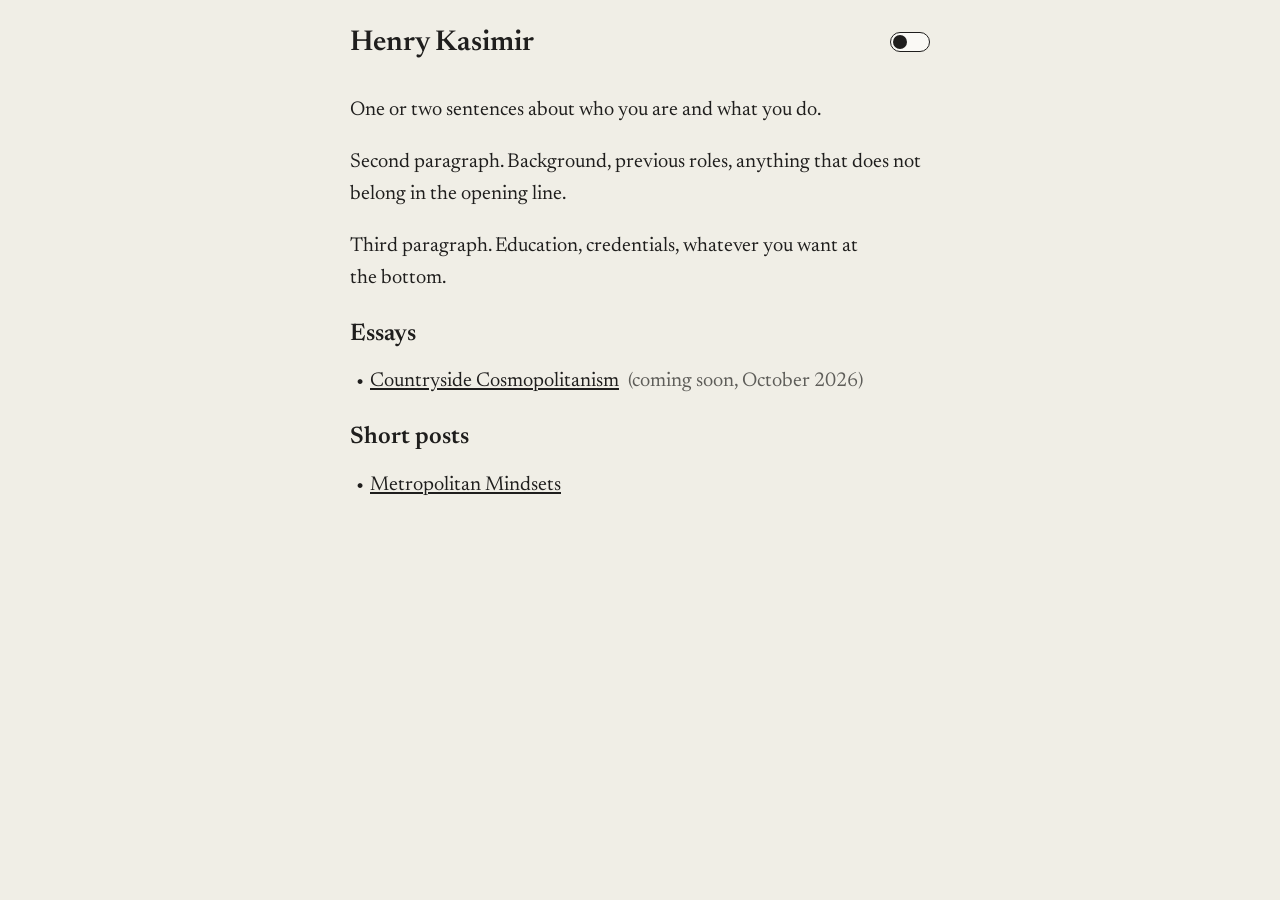
<file: index.html>
<!DOCTYPE html>
<html lang="en">
<head>
<meta charset="utf-8">
<meta name="viewport" content="width=device-width, initial-scale=1">
<title>Henry Kasimir</title>
<meta name="description" content="">
<script>
  (function () {
    var t = null;
    try { t = localStorage.getItem('theme'); } catch (e) {}
    if (!t) {
      t = window.matchMedia && window.matchMedia('(prefers-color-scheme: dark)').matches ? 'dark' : 'light';
    }
    document.documentElement.setAttribute('data-theme', t);
  })();
</script>
<link rel="preconnect" href="https://fonts.googleapis.com">
<link rel="preconnect" href="https://fonts.gstatic.com" crossorigin>
<link href="https://fonts.googleapis.com/css2?family=Newsreader:ital,opsz,wght@0,6..72,400;0,6..72,500;0,6..72,600;0,6..72,700;1,6..72,400;1,6..72,600&display=swap" rel="stylesheet">
<link rel="stylesheet" href="style.css">
</head>
<body>
<div id="top" class="page-wrapper">

  <header class="header">
    <div class="container cc-header cc-narrow">
      <a href="/" class="header-name-link"><h1 class="header-name">Henry Kasimir</h1></a>
      
      <div class="toggle-switch">
        <input type="checkbox" id="color-mode" name="Color Mode" class="toggle-checkbox">
        <label for="color-mode" class="toggle-label"><span class="u-sr-only">Dark mode</span></label>
      </div>
    </div>
  </header>



  <main class="page-main">
    <article>
      <div class="container cc-narrow">
        <section>
          <p>One or two sentences about who you are and what you do<span class="home-intro_expand-period">.</span><span class="home-intro_expand-ellipsis"> ... </span><button type="button" class="home-intro_expand-link">More</button></p>
          <div class="home-intro_expand-content" hidden>
            <div class="rich-text">
              <p>Second paragraph. Background, previous roles, anything that does not belong in the opening line.</p>
              <p>Third paragraph. Education, credentials, whatever you want at the bottom.</p>
            </div>
          </div>
        </section>

        <section class="u-mt-sm">
          <h2 class="h3">Essays</h2>
          <ul class="bullet-list_list">
            <li class="bullet-list_item"><a href="/countryside-cosmopolitanism.html" class="bullet-list_link">Countryside Cosmopolitanism</a> <span class="bullet-list_year">(coming soon, October 2026)</span></li>
          </ul>
        </section>

        <section class="u-mt-sm u-mb-lg">
          <h2 class="h3">Short posts</h2>
          <ul class="bullet-list_list">
            <li class="bullet-list_item"><a href="/metropolitan-mindsets.html" class="bullet-list_link">Metropolitan Mindsets</a></li>
          </ul>
        </section>
      </div>
    </article>
  </main>

</div>
<script src="script.js"></script>
</body>
</html>
</file>
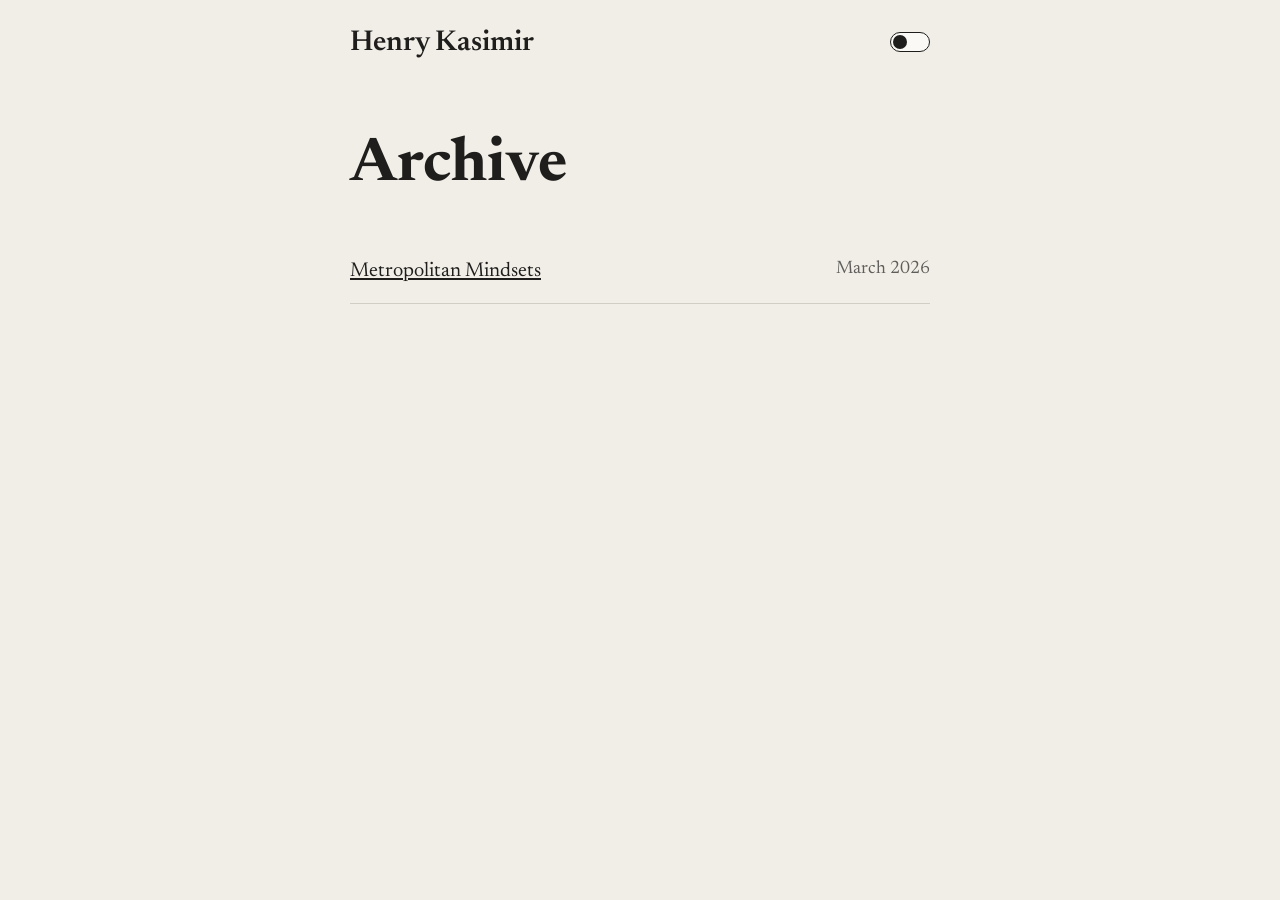
<file: archive.html>
<!DOCTYPE html>
<html lang="en">
<head>
<meta charset="utf-8">
<meta name="viewport" content="width=device-width, initial-scale=1">
<title>Archive — Henry Kasimir</title>
<meta name="description" content="">
<script>
  (function () {
    var t = null;
    try { t = localStorage.getItem('theme'); } catch (e) {}
    if (!t) {
      t = window.matchMedia && window.matchMedia('(prefers-color-scheme: dark)').matches ? 'dark' : 'light';
    }
    document.documentElement.setAttribute('data-theme', t);
  })();
</script>
<link rel="preconnect" href="https://fonts.googleapis.com">
<link rel="preconnect" href="https://fonts.gstatic.com" crossorigin>
<link href="https://fonts.googleapis.com/css2?family=Newsreader:ital,opsz,wght@0,6..72,400;0,6..72,500;0,6..72,600;0,6..72,700;1,6..72,400;1,6..72,600&display=swap" rel="stylesheet">
<link rel="stylesheet" href="style.css">
</head>
<body>
<div id="top" class="page-wrapper">

  <header class="header">
    <div class="container cc-header cc-narrow">
      <a href="/" class="header-name-link"><h1 class="header-name">Henry Kasimir</h1></a>
      
      <div class="toggle-switch">
        <input type="checkbox" id="color-mode" name="Color Mode" class="toggle-checkbox">
        <label for="color-mode" class="toggle-label"><span class="u-sr-only">Dark mode</span></label>
      </div>
    </div>
  </header>



  <main class="page-main">
    <article>
      <div class="container cc-narrow">
        <section class="u-mb-lg">
          <h1 class="post-title">Archive</h1>
          <ul class="archive-list">
            <li><a href="/metropolitan-mindsets.html">Metropolitan Mindsets</a> <span class="archive-date">March 2026</span></li>
          </ul>
        </section>
      </div>
    </article>
  </main>

</div>
<script src="script.js"></script>
</body>
</html>
</file>
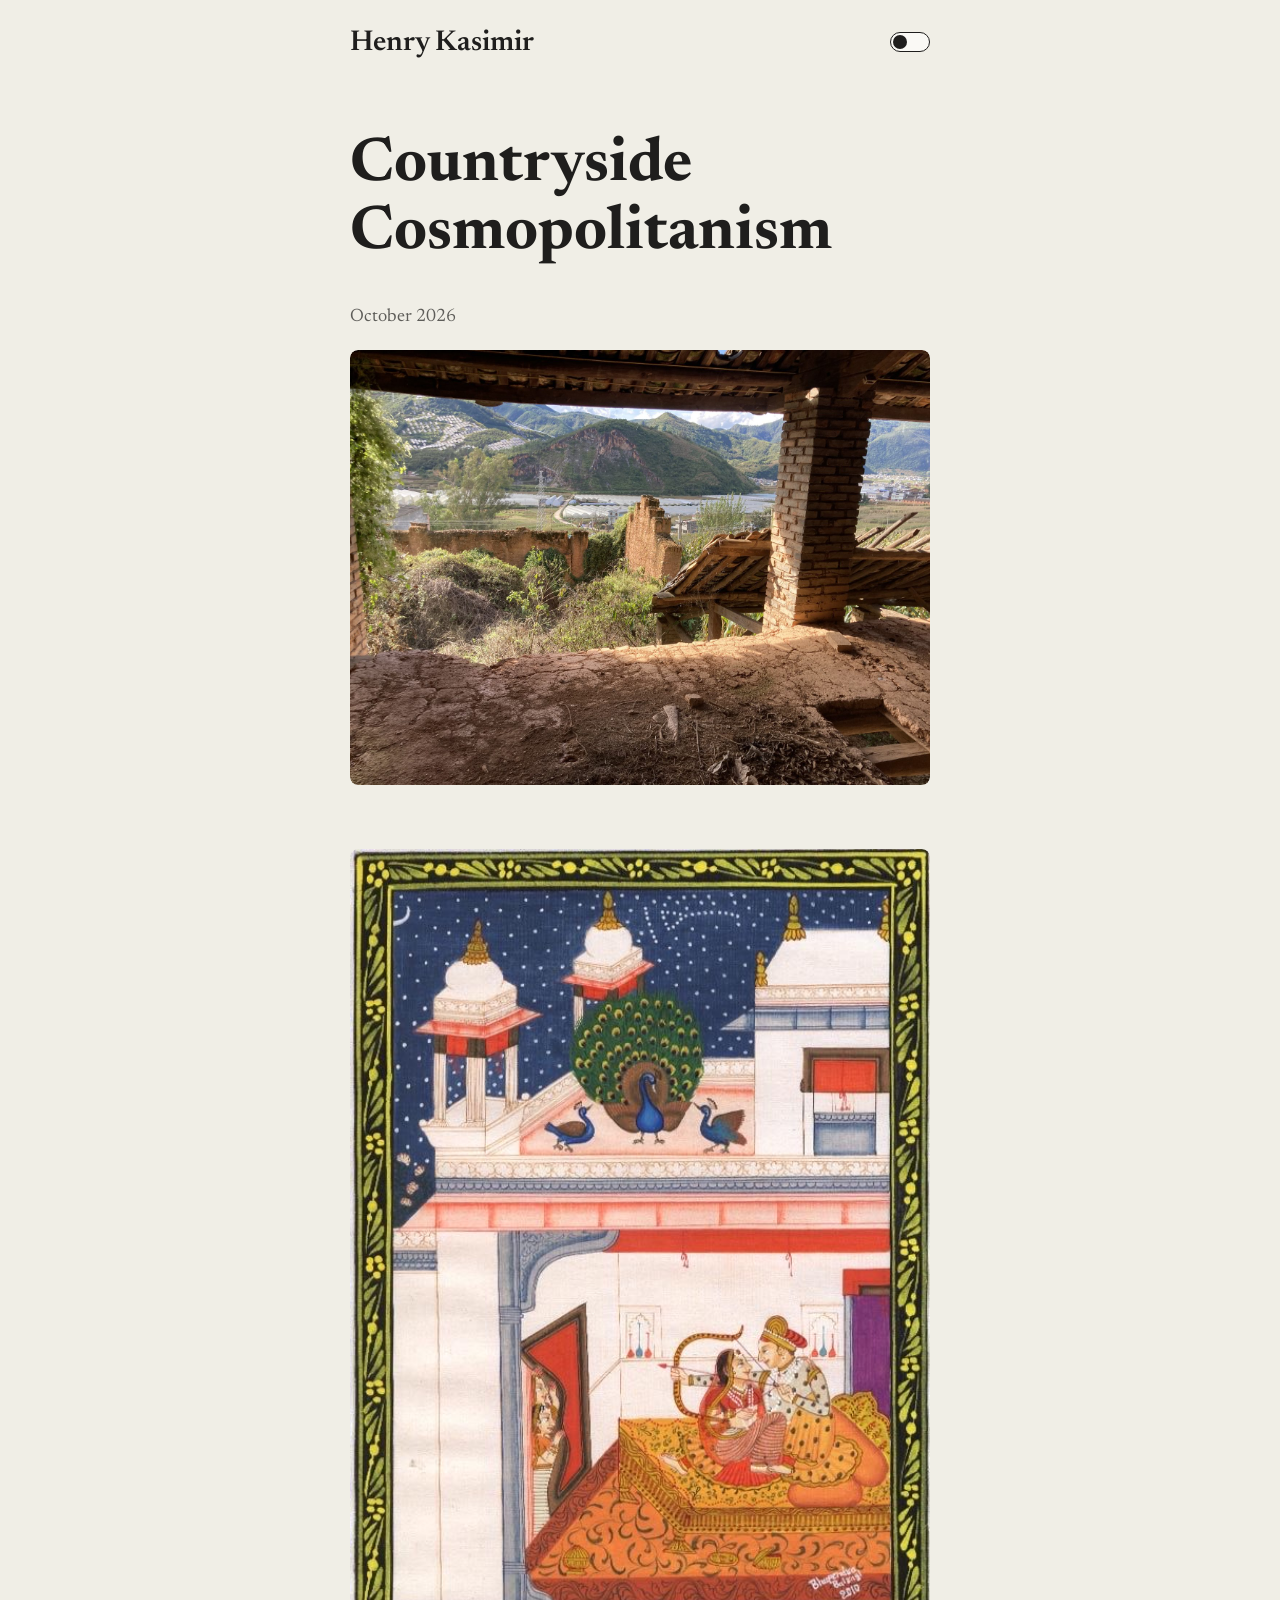
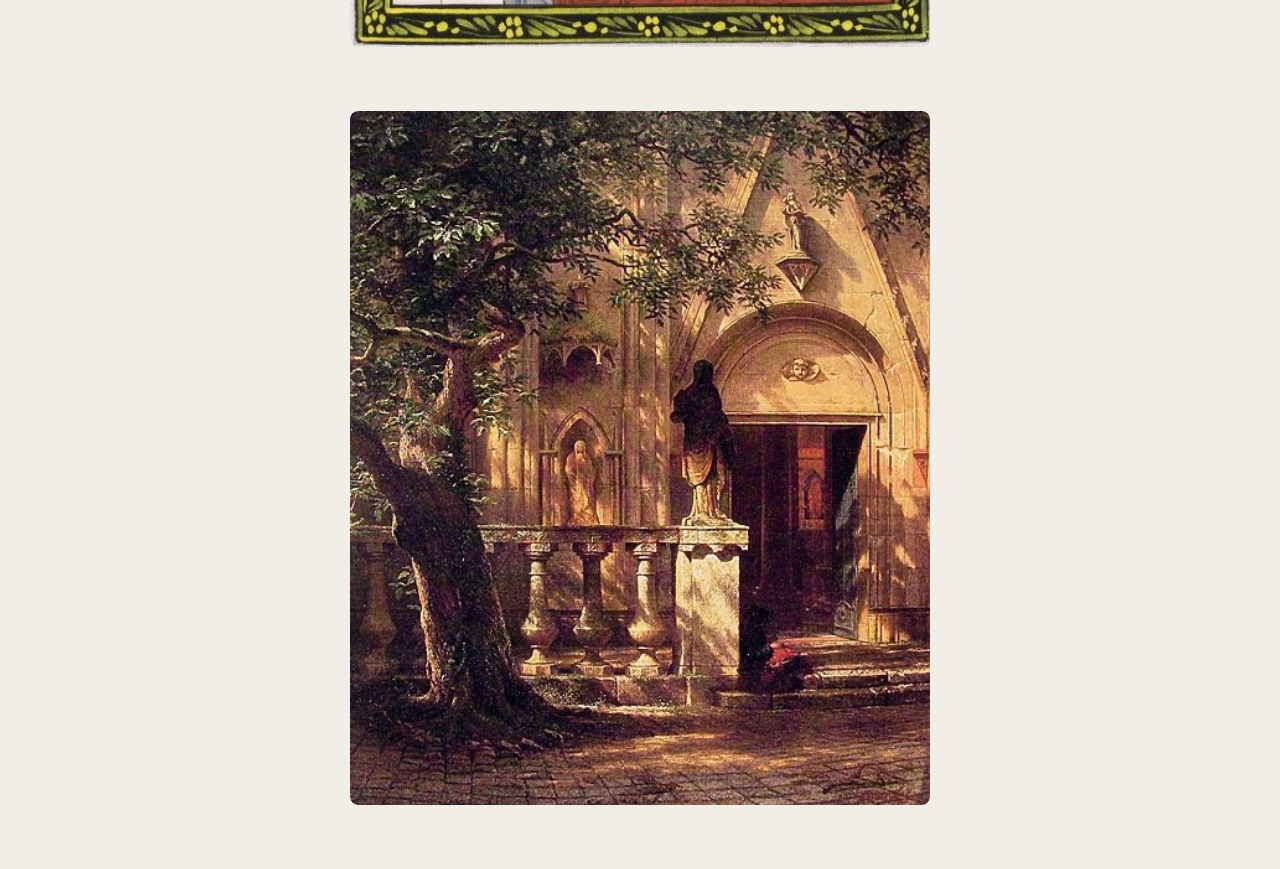
<file: countryside-cosmopolitanism.html>
<!DOCTYPE html>
<html lang="en">
<head>
<meta charset="utf-8">
<meta name="viewport" content="width=device-width, initial-scale=1">
<title>Countryside Cosmopolitanism — Henry Kasimir</title>
<meta name="description" content="">
<script>
  (function () {
    var t = null;
    try { t = localStorage.getItem('theme'); } catch (e) {}
    if (!t) {
      t = window.matchMedia && window.matchMedia('(prefers-color-scheme: dark)').matches ? 'dark' : 'light';
    }
    document.documentElement.setAttribute('data-theme', t);
  })();
</script>
<link rel="preconnect" href="https://fonts.googleapis.com">
<link rel="preconnect" href="https://fonts.gstatic.com" crossorigin>
<link href="https://fonts.googleapis.com/css2?family=Newsreader:ital,opsz,wght@0,6..72,400;0,6..72,500;0,6..72,600;0,6..72,700;1,6..72,400;1,6..72,600&display=swap" rel="stylesheet">
<link rel="stylesheet" href="style.css">
</head>
<body>
<div id="top" class="page-wrapper">

  <header class="header">
    <div class="container cc-header cc-narrow">
      <a href="/" class="header-name-link"><h1 class="header-name">Henry Kasimir</h1></a>
      <div class="toggle-switch">
        <input type="checkbox" id="color-mode" name="Color Mode" class="toggle-checkbox">
        <label for="color-mode" class="toggle-label"><span class="u-sr-only">Dark mode</span></label>
      </div>
    </div>
  </header>

  <main class="page-main">
    <article>
      <div class="container cc-narrow">
        <section data-footnotes="body" class="u-mb-lg">
          <h1 class="post-title">Countryside Cosmopolitanism</h1>
          <div class="post-date">October 2026</div>

          <div class="rich-text" data-toc-contents>

            <!-- Write the essay here. Move the figures below to wherever
                 they belong in the text. They are in the order you gave them. -->

            <figure>
              <img src="countryside-1.jpg" alt="View from inside a ruined earth-walled building over a valley of greenhouses and terraced hills." width="1600" height="1200" loading="lazy">
            </figure>

            <figure>
              <img src="countryside-2.jpg" alt="Miniature painting of a couple on a terrace at night, peacocks on the roof above." width="550" height="757" loading="lazy">
            </figure>

            <figure>
              <img src="countryside-3.jpg" alt="Painting of a sunlit stone porch with statues, seen through the shade of an old tree." width="468" height="560" loading="lazy">
            </figure>

          </div>
        </section>
      </div>
    </article>
  </main>

</div>
<script src="script.js"></script>
</body>
</html>
</file>
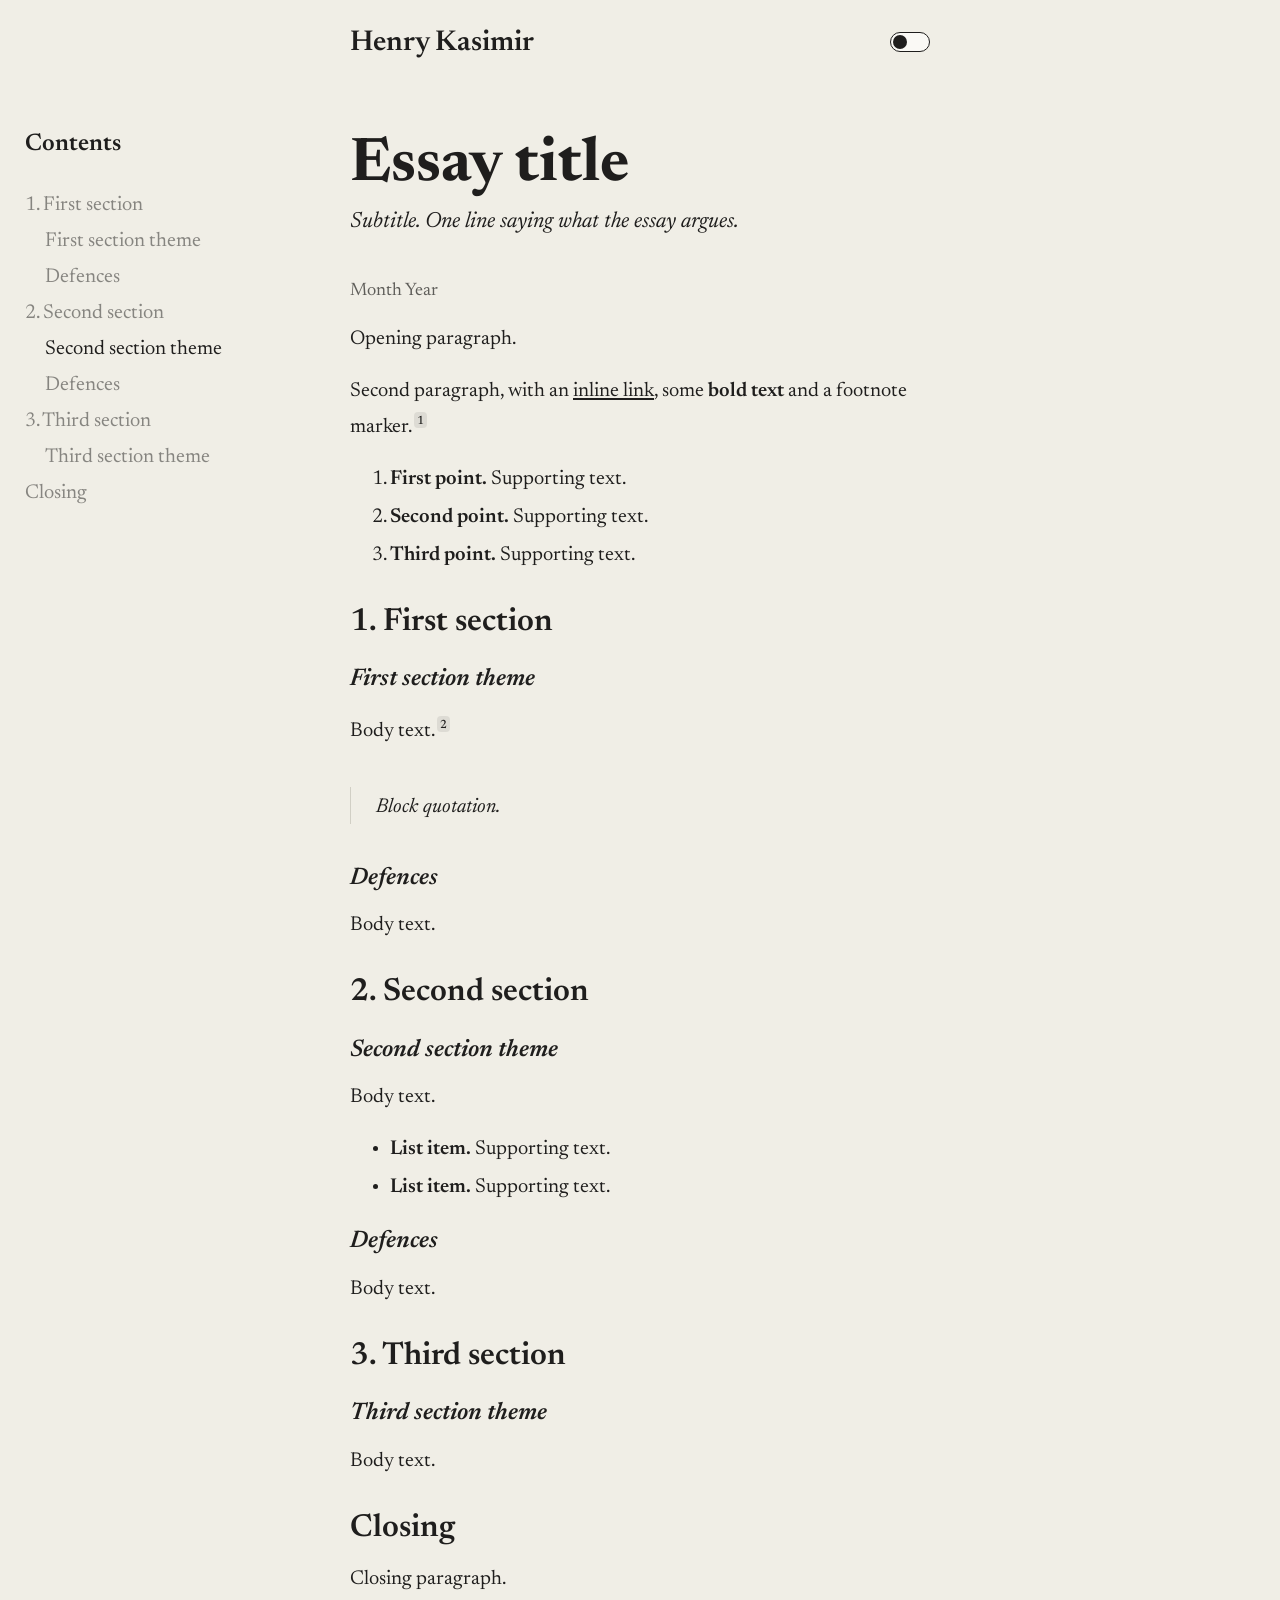
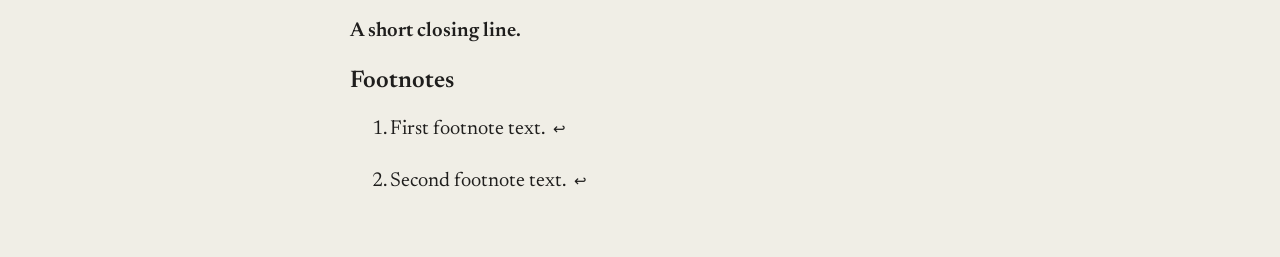
<file: essay.html>
<!DOCTYPE html>
<html lang="en">
<head>
<meta charset="utf-8">
<meta name="viewport" content="width=device-width, initial-scale=1">
<title>Essay title — Henry Kasimir</title>
<meta name="description" content="">
<script>
  (function () {
    var t = null;
    try { t = localStorage.getItem('theme'); } catch (e) {}
    if (!t) {
      t = window.matchMedia && window.matchMedia('(prefers-color-scheme: dark)').matches ? 'dark' : 'light';
    }
    document.documentElement.setAttribute('data-theme', t);
  })();
</script>
<link rel="preconnect" href="https://fonts.googleapis.com">
<link rel="preconnect" href="https://fonts.gstatic.com" crossorigin>
<link href="https://fonts.googleapis.com/css2?family=Newsreader:ital,opsz,wght@0,6..72,400;0,6..72,500;0,6..72,600;0,6..72,700;1,6..72,400;1,6..72,600&display=swap" rel="stylesheet">
<link rel="stylesheet" href="style.css">
</head>
<body>
<div id="top" class="page-wrapper">

  <header class="header">
    <div class="container cc-header cc-narrow">
      <a href="/" class="header-name-link"><h1 class="header-name">Henry Kasimir</h1></a>
      <button type="button" class="toc-toggle" aria-label="Contents">
        <svg xmlns="http://www.w3.org/2000/svg" width="100%" viewBox="0 0 24 24" fill="none" stroke="currentColor" stroke-width="2" stroke-linecap="round" stroke-linejoin="round" class="toc-toggle_icon cc-close"><line x1="18" y1="6" x2="6" y2="18"></line><line x1="6" y1="6" x2="18" y2="18"></line></svg>
        <svg xmlns="http://www.w3.org/2000/svg" width="100%" viewBox="0 0 24 24" fill="none" stroke="currentColor" stroke-width="2" stroke-linecap="round" stroke-linejoin="round" class="toc-toggle_icon cc-hamburger"><line x1="3" y1="12" x2="21" y2="12"></line><line x1="3" y1="6" x2="21" y2="6"></line><line x1="3" y1="18" x2="21" y2="18"></line></svg>
      </button>
      <div class="toggle-switch">
        <input type="checkbox" id="color-mode" name="Color Mode" class="toggle-checkbox">
        <label for="color-mode" class="toggle-label"><span class="u-sr-only">Dark mode</span></label>
      </div>
    </div>
  </header>

  <nav class="toc-container">
    <div class="container cc-narrow cc-toc">
      <h2 class="h3">Contents</h2>
      <ul class="toc-list" data-toc-list></ul>
    </div>
  </nav>

  <main class="page-main">
    <article>
      <div class="container cc-narrow">
        <section data-footnotes="body">
          <h1 class="post-title">Essay title</h1>
          <div class="post-subtitle">Subtitle. One line saying what the essay argues.</div>
          <div class="post-date">Month Year</div>

          <div class="rich-text" data-toc-contents>
            <p>Opening paragraph.</p>
            <p>Second paragraph, with an <a href="#">inline link</a>, some <strong>bold text</strong> and a footnote marker.<sup>1</sup></p>

            <ol>
              <li><strong>First point.</strong> Supporting text.</li>
              <li><strong>Second point.</strong> Supporting text.</li>
              <li><strong>Third point.</strong> Supporting text.</li>
            </ol>

            <h2>1. First section</h2>
            <h3><em>First section theme</em></h3>
            <p>Body text.<sup>2</sup></p>

            <blockquote><p>Block quotation.</p></blockquote>

            <h3><em>Defences</em></h3>
            <p>Body text.</p>

            <h2>2. Second section</h2>
            <h3><em>Second section theme</em></h3>
            <p>Body text.</p>
            <ul>
              <li><strong>List item.</strong> Supporting text.</li>
              <li><strong>List item.</strong> Supporting text.</li>
            </ul>

            <h3><em>Defences</em></h3>
            <p>Body text.</p>

            <h2>3. Third section</h2>
            <h3><em>Third section theme</em></h3>
            <p>Body text.</p>

            <h2>Closing</h2>
            <p>Closing paragraph.</p>
            <p><strong>A short closing line.</strong></p>
          </div>

          <div class="u-mb-lg">
            <h2 class="h3 u-mb-sm">Footnotes</h2>
            <div class="rich-text footnotes" data-footnotes="list">
              <ol>
                <li>First footnote text.</li>
                <li>Second footnote text.</li>
              </ol>
            </div>
          </div>
        </section>
      </div>
    </article>
  </main>

</div>
<script src="script.js"></script>
</body>
</html>
</file>
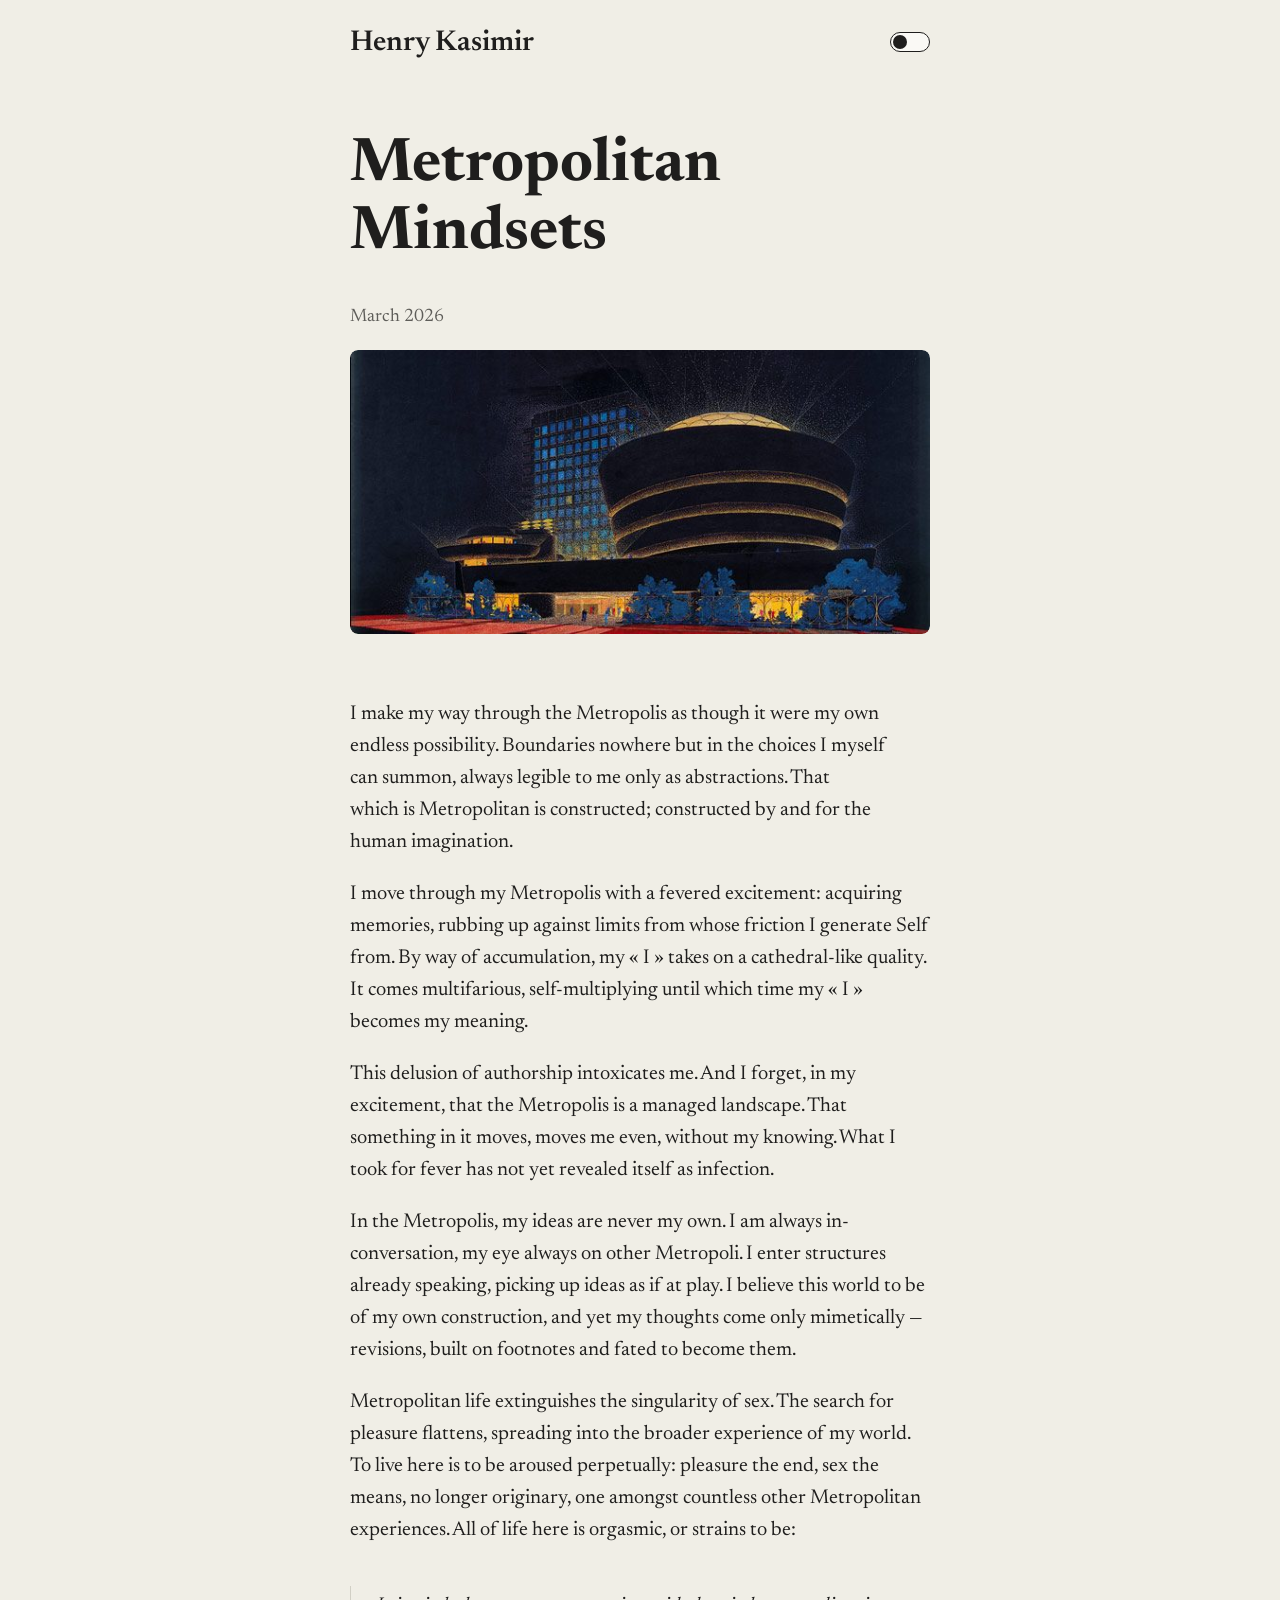
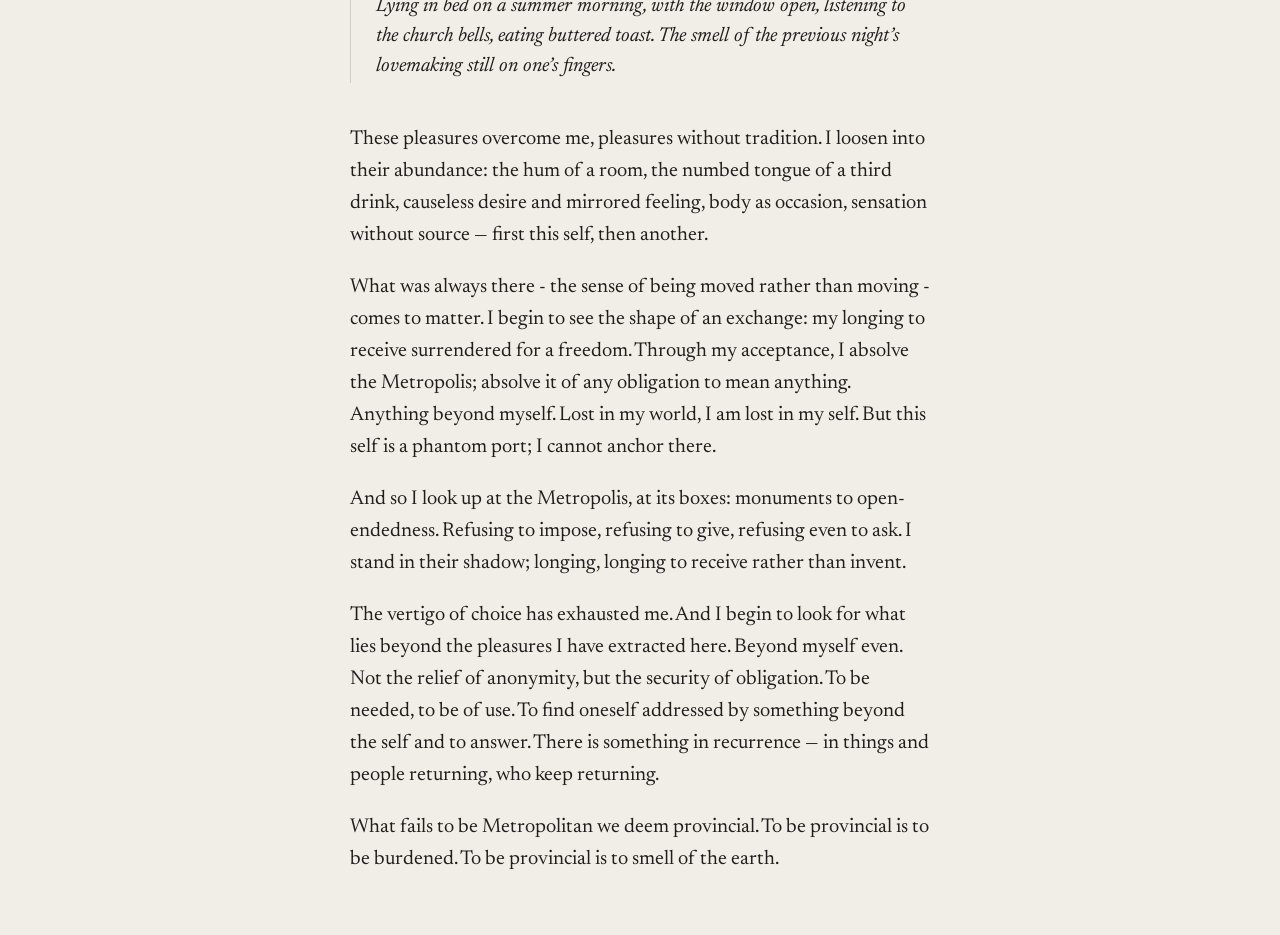
<file: metropolitan-mindsets.html>
<!DOCTYPE html>
<html lang="en">
<head>
<meta charset="utf-8">
<meta name="viewport" content="width=device-width, initial-scale=1">
<title>Metropolitan Mindsets — Henry Kasimir</title>
<meta name="description" content="">
<script>
  (function () {
    var t = null;
    try { t = localStorage.getItem('theme'); } catch (e) {}
    if (!t) {
      t = window.matchMedia && window.matchMedia('(prefers-color-scheme: dark)').matches ? 'dark' : 'light';
    }
    document.documentElement.setAttribute('data-theme', t);
  })();
</script>
<link rel="preconnect" href="https://fonts.googleapis.com">
<link rel="preconnect" href="https://fonts.gstatic.com" crossorigin>
<link href="https://fonts.googleapis.com/css2?family=Newsreader:ital,opsz,wght@0,6..72,400;0,6..72,500;0,6..72,600;0,6..72,700;1,6..72,400;1,6..72,600&display=swap" rel="stylesheet">
<link rel="stylesheet" href="style.css">
</head>
<body>
<div id="top" class="page-wrapper">

  <header class="header">
    <div class="container cc-header cc-narrow">
      <a href="/" class="header-name-link"><h1 class="header-name">Henry Kasimir</h1></a>
      <div class="toggle-switch">
        <input type="checkbox" id="color-mode" name="Color Mode" class="toggle-checkbox">
        <label for="color-mode" class="toggle-label"><span class="u-sr-only">Dark mode</span></label>
      </div>
    </div>
  </header>

  <main class="page-main">
    <article>
      <div class="container cc-narrow">
        <section data-footnotes="body" class="u-mb-lg">
          <h1 class="post-title">Metropolitan Mindsets</h1>
          <div class="post-date">March 2026</div>

          <div class="rich-text" data-toc-contents>
            <figure>
              <img src="guggenheim-at-night.jpg"
                   alt="Night rendering of the Guggenheim Museum, its spiral lit from within."
                   width="613" height="300" loading="lazy">
            </figure>

            <p>I make my way through the Metropolis as though it were my own endless possibility. Boundaries nowhere but in the choices I myself can summon, always legible to me only as abstractions. That which is Metropolitan is constructed; constructed by and for the human imagination.</p>
            <p>I move through my Metropolis with a fevered excitement: acquiring memories, rubbing up against limits from whose friction I generate Self from. By way of accumulation, my « I » takes on a cathedral-like quality. It comes multifarious, self-multiplying until which time my « I » becomes my meaning.</p>
            <p>This delusion of authorship intoxicates me. And I forget, in my excitement, that the Metropolis is a managed landscape. That something in it moves, moves me even, without my knowing. What I took for fever has not yet revealed itself as infection.</p>
            <p>In the Metropolis, my ideas are never my own. I am always in-conversation, my eye always on other Metropoli. I enter structures already speaking, picking up ideas as if at play. I believe this world to be of my own construction, and yet my thoughts come only mimetically — revisions, built on footnotes and fated to become them.</p>
            <p>Metropolitan life extinguishes the singularity of sex. The search for pleasure flattens, spreading into the broader experience of my world. To live here is to be aroused perpetually: pleasure the end, sex the means, no longer originary, one amongst countless other Metropolitan experiences. All of life here is orgasmic, or strains to be:</p>

            <blockquote><p>Lying in bed on a summer morning, with the window open, listening to the church bells, eating buttered toast. The smell of the previous night&rsquo;s lovemaking still on one&rsquo;s fingers.</p></blockquote>

            <p>These pleasures overcome me, pleasures without tradition. I loosen into their abundance: the hum of a room, the numbed tongue of a third drink, causeless desire and mirrored feeling, body as occasion, sensation without source — first this self, then another.</p>
            <p>What was always there - the sense of being moved rather than moving - comes to matter. I begin to see the shape of an exchange: my longing to receive surrendered for a freedom. Through my acceptance, I absolve the Metropolis; absolve it of any obligation to mean anything. Anything beyond myself. Lost in my world, I am lost in my self. But this self is a phantom port; I cannot anchor there.</p>
            <p>And so I look up at the Metropolis, at its boxes: monuments to open-endedness. Refusing to impose, refusing to give, refusing even to ask. I stand in their shadow; longing, longing to receive rather than invent.</p>
            <p>The vertigo of choice has exhausted me. And I begin to look for what lies beyond the pleasures I have extracted here. Beyond myself even. Not the relief of anonymity, but the security of obligation. To be needed, to be of use. To find oneself addressed by something beyond the self and to answer. There is something in recurrence — in things and people returning, who keep returning.</p>
            <p>What fails to be Metropolitan we deem provincial. To be provincial is to be burdened. To be provincial is to smell of the earth.</p>
          </div>
        </section>
      </div>
    </article>
  </main>

</div>
<script src="script.js"></script>
</body>
</html>
</file>
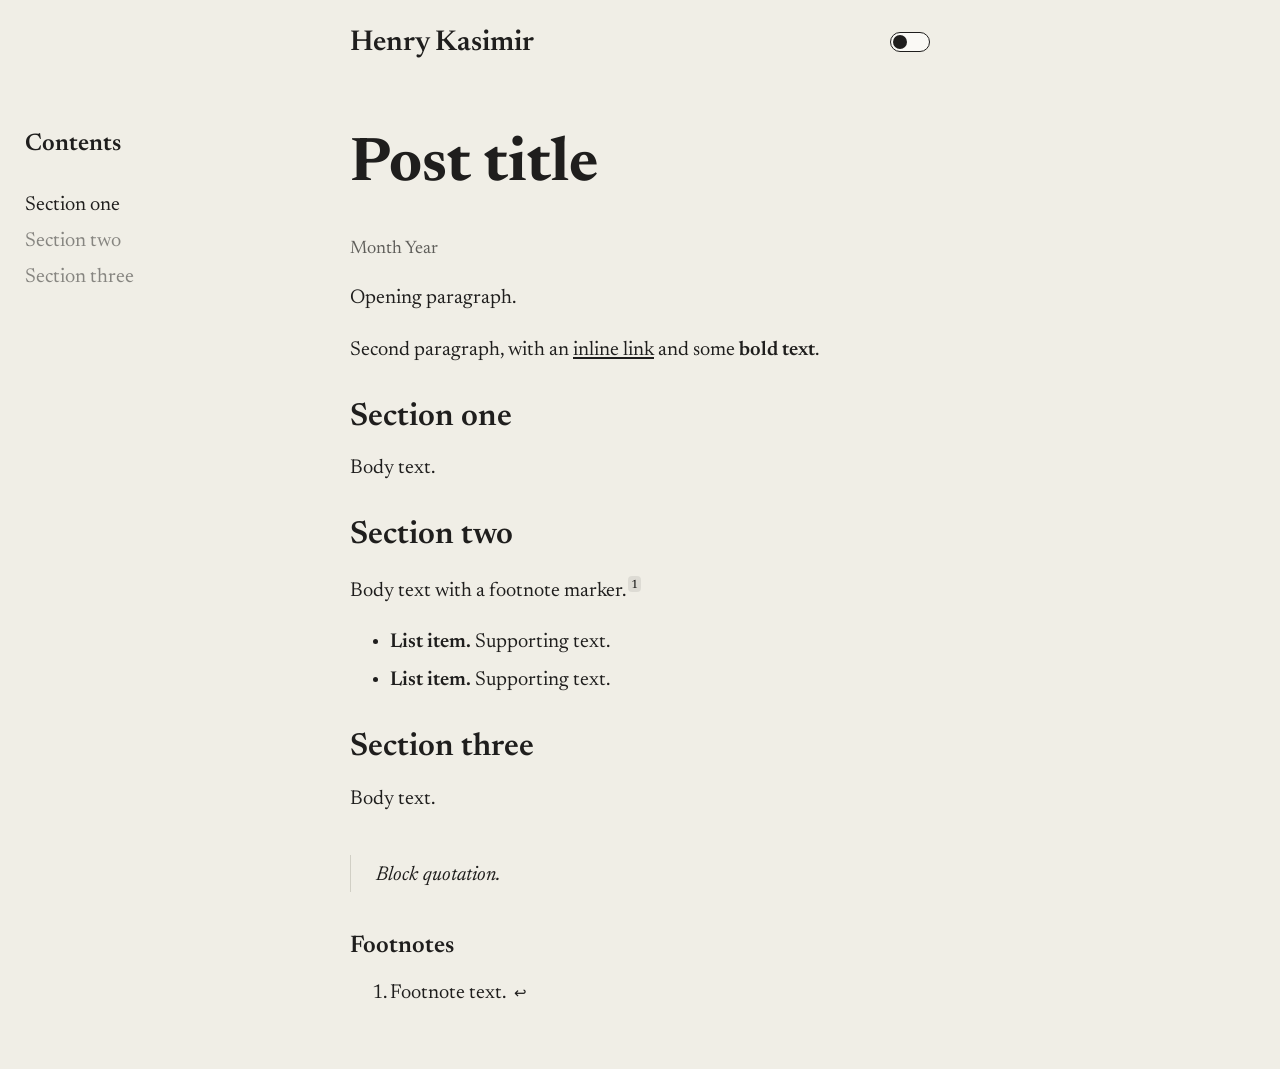
<file: post.html>
<!DOCTYPE html>
<html lang="en">
<head>
<meta charset="utf-8">
<meta name="viewport" content="width=device-width, initial-scale=1">
<title>Post title — Henry Kasimir</title>
<meta name="description" content="">
<script>
  (function () {
    var t = null;
    try { t = localStorage.getItem('theme'); } catch (e) {}
    if (!t) {
      t = window.matchMedia && window.matchMedia('(prefers-color-scheme: dark)').matches ? 'dark' : 'light';
    }
    document.documentElement.setAttribute('data-theme', t);
  })();
</script>
<link rel="preconnect" href="https://fonts.googleapis.com">
<link rel="preconnect" href="https://fonts.gstatic.com" crossorigin>
<link href="https://fonts.googleapis.com/css2?family=Newsreader:ital,opsz,wght@0,6..72,400;0,6..72,500;0,6..72,600;0,6..72,700;1,6..72,400;1,6..72,600&display=swap" rel="stylesheet">
<link rel="stylesheet" href="style.css">
</head>
<body>
<div id="top" class="page-wrapper">

  <header class="header">
    <div class="container cc-header cc-narrow">
      <a href="/" class="header-name-link"><h1 class="header-name">Henry Kasimir</h1></a>
      <button type="button" class="toc-toggle" aria-label="Contents">
        <svg xmlns="http://www.w3.org/2000/svg" width="100%" viewBox="0 0 24 24" fill="none" stroke="currentColor" stroke-width="2" stroke-linecap="round" stroke-linejoin="round" class="toc-toggle_icon cc-close"><line x1="18" y1="6" x2="6" y2="18"></line><line x1="6" y1="6" x2="18" y2="18"></line></svg>
        <svg xmlns="http://www.w3.org/2000/svg" width="100%" viewBox="0 0 24 24" fill="none" stroke="currentColor" stroke-width="2" stroke-linecap="round" stroke-linejoin="round" class="toc-toggle_icon cc-hamburger"><line x1="3" y1="12" x2="21" y2="12"></line><line x1="3" y1="6" x2="21" y2="6"></line><line x1="3" y1="18" x2="21" y2="18"></line></svg>
      </button>
      <div class="toggle-switch">
        <input type="checkbox" id="color-mode" name="Color Mode" class="toggle-checkbox">
        <label for="color-mode" class="toggle-label"><span class="u-sr-only">Dark mode</span></label>
      </div>
    </div>
  </header>

  <nav class="toc-container">
    <div class="container cc-narrow cc-toc">
      <h2 class="h3">Contents</h2>
      <ul class="toc-list" data-toc-list></ul>
    </div>
  </nav>

  <main class="page-main">
    <article>
      <div class="container cc-narrow">
        <section data-footnotes="body">
          <h1 class="post-title">Post title</h1>
          <div class="post-date">Month Year</div>

          <div class="rich-text" data-toc-contents>
            <p>Opening paragraph.</p>
            <p>Second paragraph, with an <a href="#">inline link</a> and some <strong>bold text</strong>.</p>

            <h2>Section one</h2>
            <p>Body text.</p>

            <h2>Section two</h2>
            <p>Body text with a footnote marker.<sup>1</sup></p>
            <ul>
              <li><strong>List item.</strong> Supporting text.</li>
              <li><strong>List item.</strong> Supporting text.</li>
            </ul>

            <h2>Section three</h2>
            <p>Body text.</p>
            <blockquote><p>Block quotation.</p></blockquote>
          </div>

          <div class="u-mb-lg">
            <h2 class="h3 u-mb-sm">Footnotes</h2>
            <div class="rich-text footnotes" data-footnotes="list">
              <ol>
                <li>Footnote text.</li>
              </ol>
            </div>
          </div>
        </section>
      </div>
    </article>
  </main>

</div>
<script src="script.js"></script>
</body>
</html>
</file>
<file: style.css>
/* Values taken from the reference site's stylesheet and its inline style block.
   Typeface is Newsreader, a free Google font, loaded in each page's head. */

:root{
  --ivory-light:#faf9f5;
  --ivory-medium:#f0eee6;
  --ivory-dark:#e8e6dc;
  --slate-dark:#1f1e1d;
  --slate-medium:#3d3d3a;
  --slate-light:#5e5d59;
  --cloud-light:#d1cfc5;
  --cloud-medium:#b0aea5;
  --cloud-dark:#87867f;

  --font:"Newsreader","Times New Roman",serif;
  --measure:38.75rem;

  /* the knob stays dark in both modes, as on the reference site */
  --accent:var(--slate-dark);
}

[data-theme="light"]{
  --bg:var(--ivory-medium);
  --text:var(--slate-dark);
  --text-secondary:var(--slate-light);
  --link-hover:var(--slate-light);
  --border:var(--cloud-light);
  --footnote-bg:#00000014;
  --footnote-bg-hover:#00000026;
  --tooltip-bg:var(--ivory-light);
  --track:var(--ivory-light);
}

[data-theme="dark"]{
  --bg:var(--slate-dark);
  --text:var(--ivory-medium);
  --text-secondary:var(--cloud-medium);
  --link-hover:var(--cloud-medium);
  --border:var(--slate-light);
  --footnote-bg:#ffffff26;
  --footnote-bg-hover:#ffffff66;
  --tooltip-bg:var(--slate-medium);
  --track:var(--text);
}

*{box-sizing:border-box}
html{scroll-behavior:smooth}
@media (prefers-reduced-motion:reduce){html{scroll-behavior:auto}}

body{
  margin:0;
  background-color:var(--bg);
  color:var(--text);
  font-family:var(--font);
  font-optical-sizing:auto;
  font-variation-settings:"opsz" 24;
  font-size:1.25rem;
  line-height:1.6;
  font-weight:400;
  transition:color .2s linear,background-color .2s linear;
}
::selection{background-color:#0064ff42;color:inherit}

/* ---------- typography ---------- */
h1,.h1{margin:0 0 .2em;font-size:3.1em;line-height:1.1;font-weight:700}
h2,.h2{margin:0 0 .5em;font-size:1.6em;line-height:1.2;font-weight:600}
h3,.h3{margin:0 0 .7em;font-size:1.2em;line-height:1.2;font-weight:600}
h2.h3{font-size:1.2em;margin-bottom:.7em}
p{margin:0 0 1em}
strong{font-weight:600}

a{
  color:var(--text);
  text-decoration:underline;
  text-underline-offset:.1em;
  text-decoration-thickness:.08em;
  transition:color .2s linear;
}
a:hover{color:var(--link-hover)}
a:focus-visible{outline:2px solid var(--text);outline-offset:2px}

ul,ol{margin:0 0 1em;padding-left:2.2em}
li{margin-bottom:.3em}

blockquote{
  border-left:1px solid var(--border);
  margin:2em 0;padding:.25em 0 .1em 1.25em;
  font-size:1em;font-style:italic;font-weight:400;line-height:1.5em;
}
blockquote p:last-child{margin-bottom:0}
hr{border:0;border-top:1px solid var(--border);margin:2em 0}

/* ---------- layout ---------- */
.page-wrapper{min-height:100vh;display:flex;flex-flow:column}
.container{width:100%;max-width:var(--measure);margin:0 auto;padding:0 20px}
.page-main{flex:1}
section{margin:0}
.u-mt-sm{margin-top:1.3em}
.u-mb-lg{margin-bottom:3em}
.u-mb-sm{margin-bottom:1.3em}

/* ---------- header ---------- */
.header{
  z-index:5;
  margin:15px 0 25px;padding:15px 0 10px;
  background-color:var(--bg);
  position:relative;
  transition:background-color .2s linear;
}
.container.cc-header{display:flex;justify-content:space-between;align-items:center}
.header-name-link{display:inline-flex;align-items:flex-end;text-decoration:none}
.header-name{
  margin:0;font-size:1.44em;font-weight:600;line-height:1;
  color:var(--text);
  transition:color .2s linear;
}
.header-name-link:hover .header-name{color:var(--link-hover)}

/* ---------- toggle ---------- */
.toggle-switch{
  width:40px;height:20px;
  display:inline-block;position:relative;
  transform:translateY(-2px);
}
.toggle-checkbox{opacity:0;width:0;height:0;position:absolute}
.toggle-label{
  position:absolute;inset:0;
  width:40px;height:20px;
  border:1px solid var(--text);
  border-radius:2rem;
  background-color:var(--track);
  cursor:pointer;margin:0;padding:0;
  transition:background-color .2s linear,border-color .2s linear;
}
.toggle-label:before{
  position:absolute;content:"";
  height:14px;width:14px;left:2px;bottom:2px;
  background-color:var(--accent);
  border-radius:50%;
  transition:0s;
}
.toggle-label.has-transition:before{transition:.2s}
[data-theme="dark"] .toggle-label:before{transform:translateX(20px)}
.toggle-checkbox:focus-visible + .toggle-label{
  outline:2px solid var(--text);outline-offset:2px;
}

.u-sr-only{
  white-space:nowrap;border:0;width:1px;height:1px;
  margin:-1px;padding:0;position:absolute;overflow:hidden;
}

/* ---------- table of contents ---------- */
.toc-container{
  z-index:4;
  position:fixed;inset:0 auto 0 0;
  width:22%;max-width:23rem;
  padding:130px 25px 25px;
  background-color:var(--bg);
  overflow:auto;scrollbar-width:none;-ms-overflow-style:none;
  transition:color .2s ease,background-color .2s ease;
}
.toc-container::-webkit-scrollbar{display:none}
.toc-container .container{padding-left:0;padding-right:0;position:relative}
.toc-list{margin-top:30px;padding-left:0;list-style:none}
.toc-list li{margin-bottom:0}
.toc-list li.cc-sub{padding-left:1em}
.toc-link{
  opacity:.5;margin-bottom:.2em;
  text-decoration:none;display:inline-block;
  transition:color .2s,opacity .3s cubic-bezier(.165,.84,.44,1);
}
.toc-link:hover,.toc-link.cc-active{opacity:1}

.toc-toggle{
  background-color:transparent;border:0;cursor:pointer;
  width:44px;height:44px;padding:0;
  display:none;justify-content:center;align-items:center;
  position:fixed;inset:22px auto auto 12px;
  color:var(--text);
}
.toc-toggle_icon{width:24px;height:24px}
.toc-toggle_icon.cc-close{display:none}

/* ---------- posts ---------- */
.post-title{margin-top:.6em;margin-bottom:.1em;text-wrap:balance}
.post-subtitle{font-size:1.1em;font-style:italic}
.post-date{color:var(--text-secondary);margin-top:2em;margin-bottom:1em;font-size:.9em}

.rich-text{text-wrap:pretty}
.rich-text > :first-child{margin-top:0}
.rich-text h1,.rich-text h2,.rich-text h3,.rich-text h4{margin-top:1em;text-wrap:balance}
.rich-text ol,.rich-text ul{padding-left:2em}

.rich-text figure{
  min-width:100%;
  margin:4rem 0;
  border-radius:.5rem;
  overflow:hidden;
}
.rich-text figure img{
  display:block;width:100%;height:auto;
  border-radius:.5rem;
}
.rich-text figure.cc-fullwidth{min-width:130%;position:relative;left:-15%}
@media screen and (max-width:1350px){
  .rich-text figure.cc-fullwidth{min-width:100%;left:0}
}
.rich-text figcaption{
  margin-top:1em;
  font-size:.9em;
  color:var(--text-secondary);
  text-align:center;
}

/* ---------- footnotes ---------- */
.footnote-ref{
  z-index:1;background-color:var(--footnote-bg);
  border-radius:4px;margin:0 2px;padding:3px 3px 1px;
  font-size:.75rem;font-weight:500;text-decoration:none;
  position:relative;
}
.footnote-ref:hover{background-color:var(--footnote-bg-hover)}
.footnote-backref{margin-left:.3em;font-size:.75em;text-decoration:none}
.footnote-backref:hover{text-decoration:underline}
.footnotes li{margin-bottom:1em}

.footnote-tooltip{
  z-index:10;
  background-color:var(--tooltip-bg);
  visibility:hidden;
  width:36vw;max-width:350px;
  padding:16px 20px;
  font-size:1rem;font-weight:400;line-height:1.5;font-style:normal;
  text-align:left;
  position:absolute;inset:calc(100% + .5em) auto auto 50%;
  transform:translate(-50%);
  box-shadow:0 2px 8px #00000026;
}
sup:hover > .footnote-tooltip,
.footnote-ref:hover + .footnote-tooltip{visibility:visible}

/* ---------- homepage lists ---------- */
.bullet-list_list{display:flex;flex-flow:column;gap:.8em;margin:0;padding-left:0;list-style:none}
.bullet-list_item{padding-left:1em;margin-bottom:0}
.bullet-list_item::before{
  content:"\2022";font-size:1em;
  margin-right:.3em;margin-left:-.7em;
  display:inline-block;
}
.bullet-list_link{margin-right:.25em}
.bullet-list_year{display:inline-flex;color:var(--text-secondary)}

.home-intro_expand-ellipsis,.home-intro_expand-link{display:none}
.home-intro_expand-link{
  font:inherit;background:none;border:0;padding:0;cursor:pointer;
  color:var(--text);
  text-decoration:underline;text-underline-offset:.1em;text-decoration-thickness:.08em;
}
.home-intro_expand-link:hover{color:var(--link-hover)}
@media (min-width:768px){.home-intro_expand-content{display:block!important}}

/* ---------- archive ---------- */
.archive-list{list-style:none;margin:2em 0 0;padding:0}
.archive-list li{display:flex;justify-content:space-between;gap:1.5rem;padding:.8em 0;border-bottom:1px solid var(--border)}
.archive-date{color:var(--text-secondary);font-size:.9em;white-space:nowrap}

/* ---------- responsive ---------- */
@media screen and (min-width:992px) and (max-width:1330px){
  .toc-container{width:20%}
}
@media screen and (max-width:991px){
  .container{width:80%;max-width:none;padding:0 10px}
  .header{position:sticky;top:0}
  .toc-toggle{display:flex;position:absolute;inset:6px calc(10% + 60px) auto auto}
  .toc-container{
    display:none;
    position:static;width:100%;max-width:none;
    padding:0 0 1.5em;margin-bottom:2em;
    border-bottom:1px solid var(--border);
  }
  .toc-container.cc-open{display:block}
  .toc-link{opacity:1}
  .toc-list{margin-top:1em}
  .footnote-tooltip{width:70vw}
}
@media screen and (max-width:767px){
  h1,.h1{font-size:2.4em}
  .rich-text ol{padding-left:1.5em}
  .rich-text ul{padding-left:1.25em}
  .home-intro_expand-ellipsis,.home-intro_expand-link{display:inline}
  .home-intro_expand-period{display:none}
}
@media screen and (max-width:479px){
  .container{width:95%}
}
</file>
